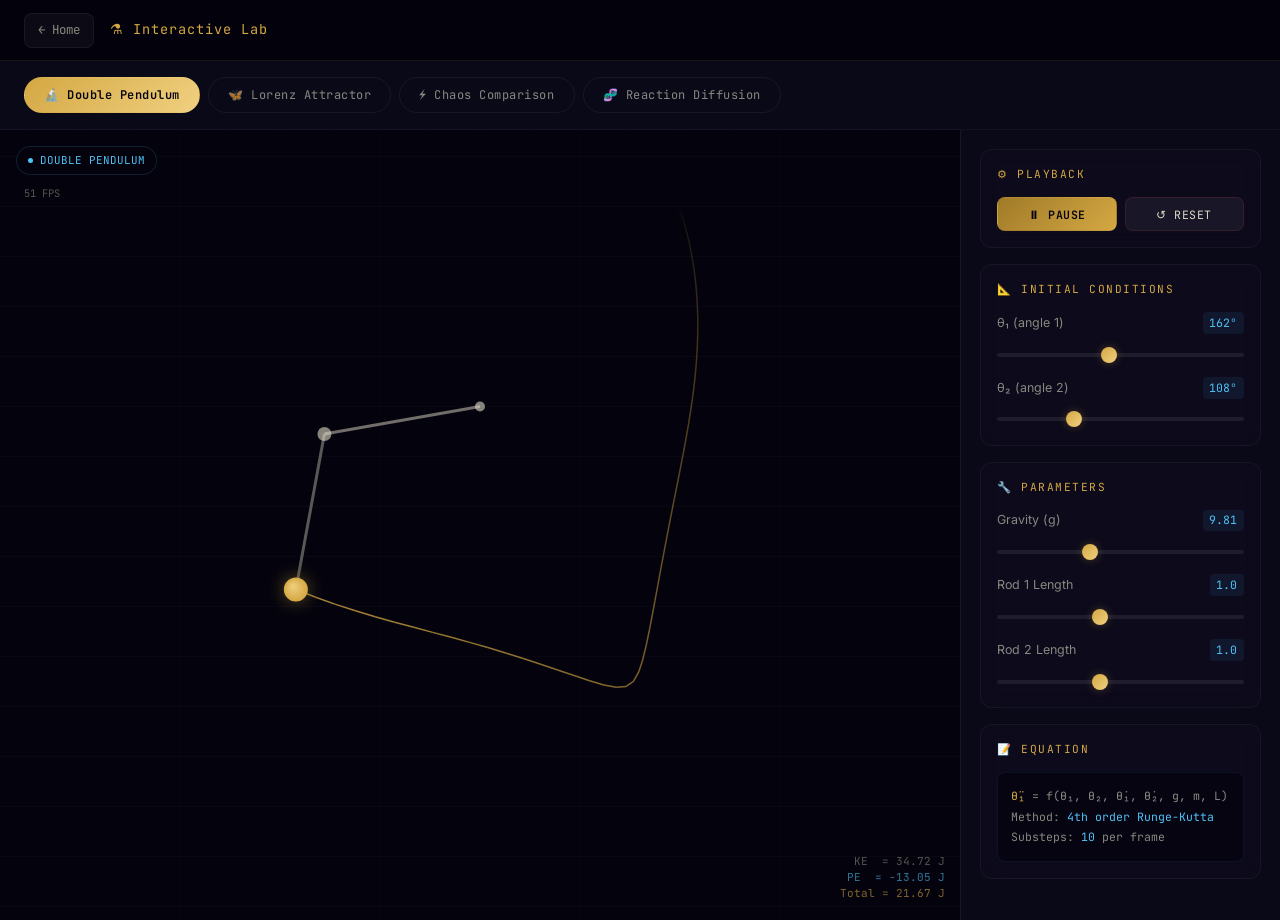
<file: simulations.html>
<!DOCTYPE html>
<html lang="en">
<head>
  <meta charset="UTF-8">
  <meta name="viewport" content="width=device-width, initial-scale=1.0">
  <title>Interactive Lab — Chaos & Curiosity</title>
  <meta name="description" content="Run real physics simulations in your browser. Double Pendulum, Lorenz Attractor, and Chaos Comparison — all interactive.">
  <link rel="stylesheet" href="sim-style.css">
  <link rel="icon" href="data:image/svg+xml,<svg xmlns='http://www.w3.org/2000/svg' viewBox='0 0 100 100'><text y='.9em' font-size='90'>⚗</text></svg>">
</head>
<body>

  <!-- ═══════════ TOPBAR ═══════════ -->
  <div class="lab-topbar">
    <div class="lab-topbar-left">
      <a href="index.html" class="back-btn">← Home</a>
      <span class="lab-topbar-title">⚗ Interactive Lab</span>
    </div>
  </div>

  <!-- ═══════════ TABS ═══════════ -->
  <div class="sim-tabs" id="simTabs">
    <button class="sim-tab active" data-sim="pendulum">
      🔬 Double Pendulum
    </button>
    <button class="sim-tab" data-sim="lorenz">
      🦋 Lorenz Attractor
    </button>
    <button class="sim-tab" data-sim="chaos">
      ⚡ Chaos Comparison
    </button>
    <button class="sim-tab" data-sim="diffusion">
      🧬 Reaction Diffusion
    </button>
  </div>

  <!-- ═══════════ SIM LAYOUT ═══════════ -->
  <div class="sim-layout">
    <div class="sim-viewport">
      <canvas class="sim-canvas" id="simCanvas"></canvas>
      <div class="sim-info-overlay">
        <div class="sim-info-badge">
          <span class="live-dot"></span>
          <span id="simLabel">DOUBLE PENDULUM</span>
        </div>
        <div class="sim-fps" id="fpsDisplay">60 FPS</div>
      </div>
    </div>

    <div class="controls-panel" id="controlsPanel">
      <!-- Controls are dynamically rendered by JS -->
    </div>
  </div>

  <script src="sim-script.js"></script>
</body>
</html>
</file>
<file: sim-style.css>
/* ═══════════════════════════════════════════════════════════════════
   CHAOS & CURIOSITY — Simulation Lab Styles
   ═══════════════════════════════════════════════════════════════════ */

@import url('https://fonts.googleapis.com/css2?family=Inter:wght@300;400;500;600;700;800&family=JetBrains+Mono:wght@400;500;600&family=Playfair+Display:ital,wght@0,700;1,700&display=swap');

:root {
  --bg-primary:    #04030d;
  --bg-secondary:  #0a0918;
  --bg-card:       rgba(14, 12, 30, 0.65);
  --bg-glass:      rgba(20, 18, 40, 0.45);
  --gold:          #d4a843;
  --gold-light:    #f0d080;
  --gold-dim:      #a07a28;
  --cyan:          #4fc3f7;
  --cyan-light:    #80e0ff;
  --cyan-dim:      #2a8ab8;
  --white:         #ddd8c4;
  --white-bright:  #f5f0e0;
  --grey:          #888880;
  --grey-dim:      #555550;
  --red:           #e05555;
  --purple:        #9b59b6;
  --font-body:     'Inter', sans-serif;
  --font-mono:     'JetBrains Mono', monospace;
  --font-display:  'Playfair Display', serif;
  --radius:        12px;
  --radius-lg:     20px;
  --transition:    0.3s cubic-bezier(0.4, 0, 0.2, 1);
}

*, *::before, *::after { box-sizing: border-box; margin: 0; padding: 0; }
html { scroll-behavior: smooth; scrollbar-width: thin; scrollbar-color: var(--gold-dim) var(--bg-primary); }
body {
  font-family: var(--font-body);
  background: var(--bg-primary);
  color: var(--white);
  overflow-x: hidden;
  line-height: 1.6;
  min-height: 100vh;
}
a { color: inherit; text-decoration: none; }
button { cursor: pointer; border: none; background: none; font-family: inherit; color: inherit; }

/* ── TOPBAR ─────────────────────────────────────────────────────── */
.lab-topbar {
  display: flex;
  align-items: center;
  justify-content: space-between;
  padding: 0.8rem 1.5rem;
  background: rgba(4, 3, 13, 0.9);
  backdrop-filter: blur(20px);
  border-bottom: 1px solid rgba(212, 168, 67, 0.1);
  position: sticky;
  top: 0;
  z-index: 100;
}

.lab-topbar-left {
  display: flex;
  align-items: center;
  gap: 1rem;
}

.back-btn {
  display: flex;
  align-items: center;
  gap: 0.4rem;
  font-family: var(--font-mono);
  font-size: 0.78rem;
  color: var(--grey);
  padding: 0.4rem 0.8rem;
  border-radius: 8px;
  background: rgba(255,255,255,0.04);
  border: 1px solid rgba(255,255,255,0.06);
  transition: var(--transition);
}

.back-btn:hover {
  color: var(--white);
  border-color: rgba(212, 168, 67, 0.2);
  background: rgba(212, 168, 67, 0.08);
}

.lab-topbar-title {
  font-family: var(--font-mono);
  font-size: 0.85rem;
  color: var(--gold);
  letter-spacing: 1px;
}

.lab-topbar-right {
  display: flex;
  gap: 0.5rem;
}

/* ── SIM TABS ───────────────────────────────────────────────────── */
.sim-tabs {
  display: flex;
  gap: 0.5rem;
  padding: 1rem 1.5rem;
  background: var(--bg-secondary);
  border-bottom: 1px solid rgba(255,255,255,0.04);
  overflow-x: auto;
}

.sim-tab {
  padding: 0.55rem 1.2rem;
  border-radius: 50px;
  font-family: var(--font-mono);
  font-size: 0.75rem;
  color: var(--grey);
  letter-spacing: 0.5px;
  border: 1px solid rgba(255,255,255,0.06);
  background: transparent;
  transition: var(--transition);
  white-space: nowrap;
  display: flex;
  align-items: center;
  gap: 0.4rem;
}

.sim-tab:hover {
  color: var(--white);
  border-color: rgba(212, 168, 67, 0.2);
}

.sim-tab.active {
  color: var(--bg-primary);
  background: linear-gradient(135deg, var(--gold), var(--gold-light));
  border-color: transparent;
  font-weight: 600;
}

/* ── SIM LAYOUT ─────────────────────────────────────────────────── */
.sim-layout {
  display: grid;
  grid-template-columns: 1fr 320px;
  height: calc(100vh - 110px);
}

.sim-viewport {
  position: relative;
  background: var(--bg-primary);
  display: flex;
  align-items: center;
  justify-content: center;
  overflow: hidden;
}

.sim-canvas {
  width: 100%;
  height: 100%;
  display: block;
}

.sim-info-overlay {
  position: absolute;
  top: 1rem;
  left: 1rem;
  display: flex;
  flex-direction: column;
  gap: 0.4rem;
}

.sim-info-badge {
  display: inline-flex;
  align-items: center;
  gap: 0.4rem;
  padding: 0.3rem 0.7rem;
  border-radius: 50px;
  background: rgba(4, 3, 13, 0.75);
  backdrop-filter: blur(10px);
  border: 1px solid rgba(79, 195, 247, 0.15);
  font-family: var(--font-mono);
  font-size: 0.68rem;
  color: var(--cyan);
  width: fit-content;
}

.sim-info-badge .live-dot {
  width: 5px;
  height: 5px;
  border-radius: 50%;
  background: var(--cyan);
  animation: blink 1.5s ease-in-out infinite;
}

@keyframes blink {
  0%, 100% { opacity: 1; }
  50% { opacity: 0.2; }
}

.sim-fps {
  font-family: var(--font-mono);
  font-size: 0.65rem;
  color: var(--grey-dim);
  padding: 0.2rem 0.5rem;
  background: rgba(4, 3, 13, 0.6);
  border-radius: 4px;
  width: fit-content;
}

/* ── CONTROLS PANEL ─────────────────────────────────────────────── */
.controls-panel {
  background: var(--bg-secondary);
  border-left: 1px solid rgba(255,255,255,0.05);
  overflow-y: auto;
  padding: 1.2rem;
  display: flex;
  flex-direction: column;
  gap: 1rem;
}

.controls-section {
  background: var(--bg-card);
  border-radius: var(--radius);
  border: 1px solid rgba(255,255,255,0.05);
  padding: 1rem;
  backdrop-filter: blur(10px);
}

.controls-section-title {
  font-family: var(--font-mono);
  font-size: 0.7rem;
  color: var(--gold);
  letter-spacing: 1.5px;
  text-transform: uppercase;
  margin-bottom: 0.8rem;
  display: flex;
  align-items: center;
  gap: 0.4rem;
}

/* ── SLIDERS ────────────────────────────────────────────────────── */
.control-group {
  margin-bottom: 0.8rem;
}

.control-group:last-child {
  margin-bottom: 0;
}

.control-label {
  display: flex;
  justify-content: space-between;
  align-items: center;
  margin-bottom: 0.3rem;
}

.control-label span {
  font-size: 0.78rem;
  color: var(--grey);
}

.control-label .value {
  font-family: var(--font-mono);
  font-size: 0.72rem;
  color: var(--cyan);
  background: rgba(79, 195, 247, 0.08);
  padding: 0.1rem 0.4rem;
  border-radius: 4px;
}

input[type="range"] {
  -webkit-appearance: none;
  appearance: none;
  width: 100%;
  height: 4px;
  background: rgba(255,255,255,0.08);
  border-radius: 2px;
  outline: none;
  transition: var(--transition);
}

input[type="range"]::-webkit-slider-thumb {
  -webkit-appearance: none;
  width: 16px;
  height: 16px;
  border-radius: 50%;
  background: linear-gradient(135deg, var(--gold), var(--gold-light));
  cursor: pointer;
  box-shadow: 0 0 10px rgba(212, 168, 67, 0.3);
  transition: var(--transition);
}

input[type="range"]::-webkit-slider-thumb:hover {
  transform: scale(1.2);
  box-shadow: 0 0 18px rgba(212, 168, 67, 0.5);
}

input[type="range"]::-moz-range-thumb {
  width: 16px;
  height: 16px;
  border-radius: 50%;
  background: linear-gradient(135deg, var(--gold), var(--gold-light));
  cursor: pointer;
  border: none;
  box-shadow: 0 0 10px rgba(212, 168, 67, 0.3);
}

/* ── BUTTONS ────────────────────────────────────────────────────── */
.btn-group {
  display: flex;
  gap: 0.5rem;
  flex-wrap: wrap;
}

.ctrl-btn {
  flex: 1;
  padding: 0.55rem 0.8rem;
  border-radius: 8px;
  font-family: var(--font-mono);
  font-size: 0.72rem;
  letter-spacing: 0.5px;
  text-transform: uppercase;
  background: rgba(255,255,255,0.05);
  border: 1px solid rgba(255,255,255,0.08);
  transition: var(--transition);
  display: flex;
  align-items: center;
  justify-content: center;
  gap: 0.3rem;
}

.ctrl-btn:hover {
  background: rgba(212, 168, 67, 0.1);
  border-color: rgba(212, 168, 67, 0.2);
  color: var(--gold);
}

.ctrl-btn.active {
  background: linear-gradient(135deg, var(--gold-dim), var(--gold));
  color: var(--bg-primary);
  font-weight: 600;
  border-color: transparent;
}

.ctrl-btn.danger {
  border-color: rgba(224, 85, 85, 0.15);
}

.ctrl-btn.danger:hover {
  background: rgba(224, 85, 85, 0.1);
  border-color: rgba(224, 85, 85, 0.3);
  color: var(--red);
}

/* ── EQUATION DISPLAY ───────────────────────────────────────────── */
.equation-display {
  background: rgba(4, 3, 13, 0.6);
  border-radius: 8px;
  padding: 0.8rem;
  border: 1px solid rgba(79, 195, 247, 0.08);
}

.equation-display .eq-line {
  font-family: var(--font-mono);
  font-size: 0.72rem;
  color: var(--grey);
  line-height: 1.8;
}

.equation-display .eq-line .highlight {
  color: var(--gold);
}

.equation-display .eq-line .cyan {
  color: var(--cyan);
}

/* ── LEGEND ─────────────────────────────────────────────────────── */
.legend {
  display: flex;
  flex-direction: column;
  gap: 0.4rem;
}

.legend-item {
  display: flex;
  align-items: center;
  gap: 0.5rem;
  font-size: 0.78rem;
  color: var(--grey);
}

.legend-dot {
  width: 8px;
  height: 8px;
  border-radius: 50%;
  flex-shrink: 0;
}

/* ── RESPONSIVE ─────────────────────────────────────────────────── */
@media (max-width: 900px) {
  .sim-layout {
    grid-template-columns: 1fr;
    grid-template-rows: 1fr auto;
    height: auto;
  }

  .sim-viewport {
    height: 50vh;
    min-height: 350px;
  }

  .controls-panel {
    max-height: 50vh;
    border-left: none;
    border-top: 1px solid rgba(255,255,255,0.05);
  }

  .sim-tabs {
    padding: 0.8rem 1rem;
  }
}

@media (max-width: 500px) {
  .lab-topbar {
    padding: 0.6rem 1rem;
  }
  .lab-topbar-title {
    font-size: 0.72rem;
  }
}
</file>
